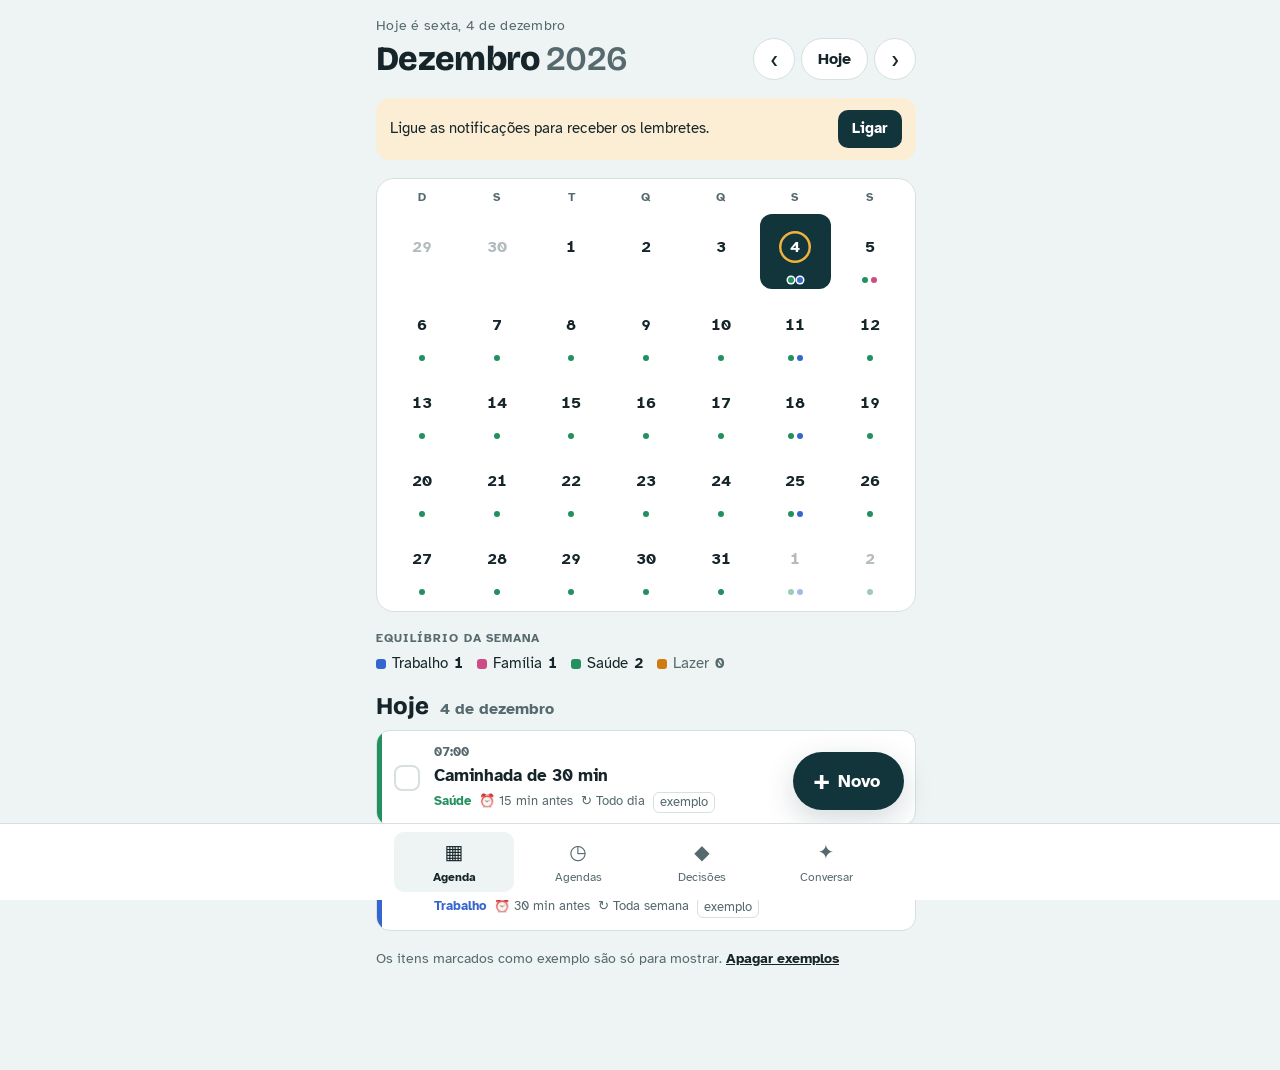
<file: index.html>
<!doctype html>
<html lang="pt-BR">
<head>
<meta charset="utf-8">
<meta name="viewport" content="width=device-width, initial-scale=1, viewport-fit=cover">
<title>Paulo · Assistente</title>
<meta name="theme-color" content="#12343B">
<meta name="apple-mobile-web-app-capable" content="yes">
<meta name="apple-mobile-web-app-status-bar-style" content="black-translucent">
<meta name="apple-mobile-web-app-title" content="Assistente">
<link rel="manifest" href="manifest.webmanifest">
<link rel="icon" href="icones/icone.svg" type="image/svg+xml">
<link rel="apple-touch-icon" href="icones/icone-180.png">
<link rel="preconnect" href="https://fonts.googleapis.com">
<link rel="preconnect" href="https://fonts.gstatic.com" crossorigin>
<link rel="stylesheet" href="https://fonts.googleapis.com/css2?family=Atkinson+Hyperlegible:wght@400;700&family=Bricolage+Grotesque:opsz,wght@12..96,600;12..96,800&display=swap">
<link rel="stylesheet" href="estilo.css">
</head>
<body>
<div id="app">
  <main id="tela"></main>
  <nav id="abas" hidden></nav>
</div>
<div id="aviso" role="status" aria-live="polite" hidden></div>
<script src="nucleo.js"></script>
<script src="modulos/calendario.js"></script>
<script src="modulos/agendas.js"></script>
<script src="modulos/decisoes.js"></script>
<script src="modulos/conversa.js"></script>
<script>App.iniciar();</script>
</body>
</html>
</file>
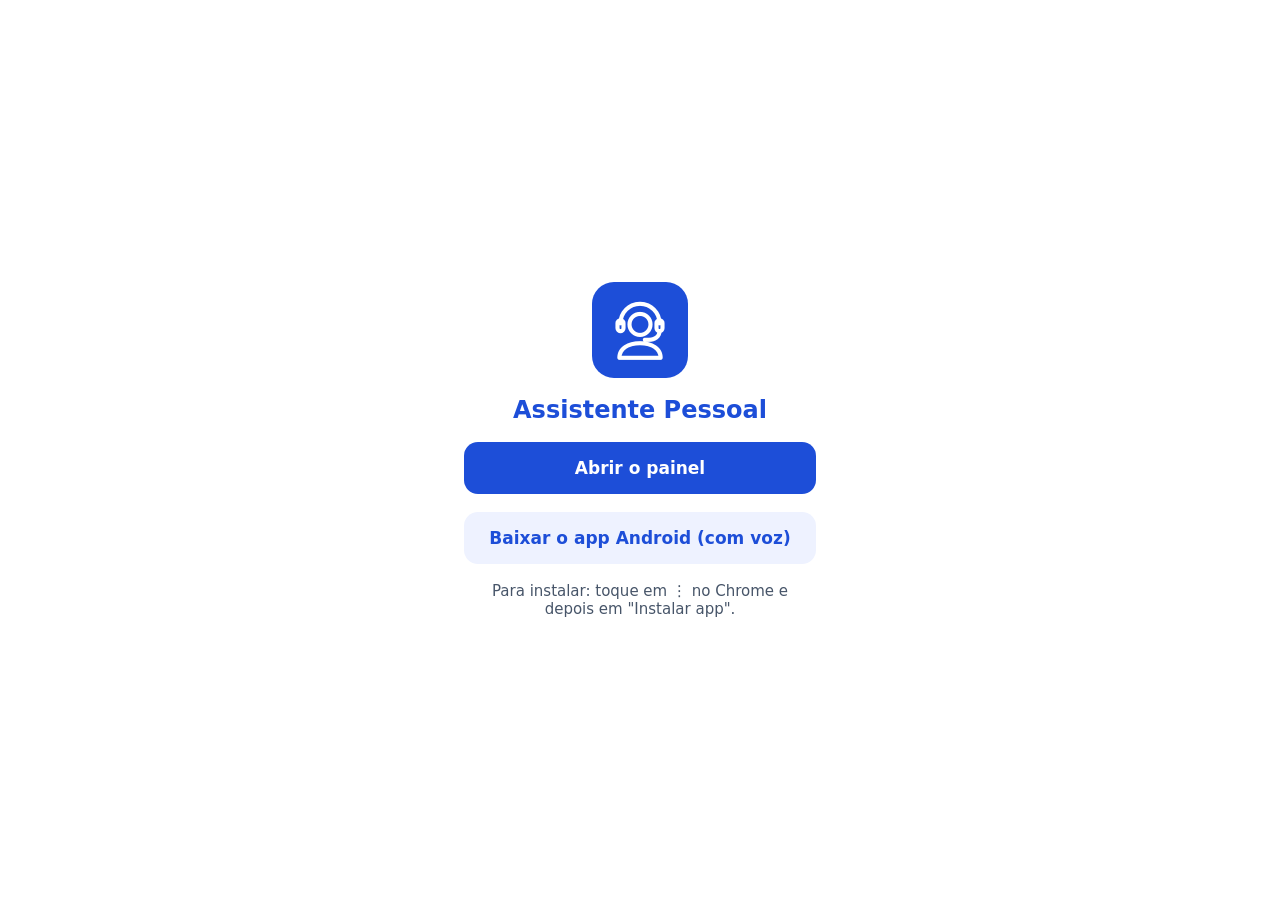
<file: painel/index.html>
<!doctype html>
<html lang="pt-BR">
<head>
<meta charset="utf-8">
<meta name="viewport" content="width=device-width,initial-scale=1,viewport-fit=cover">
<title>Assistente Pessoal</title>
<meta name="theme-color" content="#1D4ED8">
<link rel="manifest" href="manifest.webmanifest">
<link rel="icon" href="icone-192.png">
<link rel="apple-touch-icon" href="icone-180.png">
<style>
  body{margin:0;min-height:100vh;display:flex;flex-direction:column;align-items:center;justify-content:center;gap:18px;font-family:system-ui,-apple-system,"Segoe UI",Roboto,sans-serif;background:#fff;color:#0B1B3A;padding:24px;box-sizing:border-box;text-align:center}
  img{width:96px;height:96px;border-radius:22px}
  h1{margin:0;font-size:24px;color:#1D4ED8}
  a.btn,button{display:block;width:100%;max-width:320px;padding:16px;border-radius:14px;border:0;font-size:17px;font-weight:700;text-decoration:none;cursor:pointer}
  a.btn{background:#1D4ED8;color:#fff}
  button{background:#EEF2FF;color:#1D4ED8}
  p{margin:0;color:#475569;font-size:15px;max-width:320px}
  [hidden]{display:none!important}
</style>
</head>
<body>
  <img src="icone-192.png" alt="">
  <h1>Assistente Pessoal</h1>
  <a class="btn" id="abrir" href="https://claude.ai/artifact/AHBfN98yssXUUfH77jVvzx">Abrir o painel</a>
  <a class="btn" href="AssistentePessoal.apk" download style="background:#EEF2FF;color:#1D4ED8">Baixar o app Android (com voz)</a>
  <button id="instalar" hidden>Instalar como app</button>
  <p id="dica" hidden>Para instalar: toque em ⋮ no Chrome e depois em "Instalar app".</p>
<script>
  const PAINEL = document.getElementById('abrir').href;
  if ('serviceWorker' in navigator) navigator.serviceWorker.register('sw.js').catch(() => {});
  const instalado = matchMedia('(display-mode: standalone)').matches || navigator.standalone;
  // aberto pelo ícone: vai direto para o painel
  if (instalado) location.replace(PAINEL);
  else document.getElementById('dica').hidden = false;
  let pedido = null;
  addEventListener('beforeinstallprompt', e => {
    e.preventDefault(); pedido = e;
    document.getElementById('instalar').hidden = false;
    document.getElementById('dica').hidden = true;
  });
  document.getElementById('instalar').onclick = async () => {
    if (!pedido) return;
    pedido.prompt(); await pedido.userChoice; pedido = null;
    document.getElementById('instalar').hidden = true;
  };
</script>
</body>
</html>
</file>
<file: estilo.css>
:root {
  --fundo: #EEF3F3;
  --superficie: #FFFFFF;
  --tinta: #15252A;
  --suave: #56696E;
  --linha: #D6E0E1;
  --marca: #12343B;
  --marca-texto: #FFFFFF;
  --destaque: #F2B33D;
  --trabalho: #3565CF;
  --familia: #CC4C85;
  --saude: #23915F;
  --lazer: #D07A12;
  --perigo: #B83A2E;
  --sombra: 0 10px 30px rgba(18, 52, 59, .18);
  --display: 'Bricolage Grotesque', 'Segoe UI', system-ui, sans-serif;
  --corpo: 'Atkinson Hyperlegible', system-ui, -apple-system, 'Segoe UI', sans-serif;
  color-scheme: light;
}
@media (prefers-color-scheme: dark) {
  :root:not([data-theme="light"]) {
    --fundo: #0D181B; --superficie: #15252A; --tinta: #E6EFF0; --suave: #93A7AB; --linha: #243A3F;
    --marca: #86D0C6; --marca-texto: #0D181B; --destaque: #F5C15C;
    --trabalho: #7FA3F0; --familia: #EE88B4; --saude: #5CC894; --lazer: #F0A64C; --perigo: #F07C6E;
    --sombra: 0 10px 30px rgba(0, 0, 0, .5);
    color-scheme: dark;
  }
}
:root[data-theme="dark"] {
  --fundo: #0D181B; --superficie: #15252A; --tinta: #E6EFF0; --suave: #93A7AB; --linha: #243A3F;
  --marca: #86D0C6; --marca-texto: #0D181B; --destaque: #F5C15C;
  --trabalho: #7FA3F0; --familia: #EE88B4; --saude: #5CC894; --lazer: #F0A64C; --perigo: #F07C6E;
  --sombra: 0 10px 30px rgba(0, 0, 0, .5);
  color-scheme: dark;
}

* { box-sizing: border-box; }
html, body { margin: 0; }
body {
  background: var(--fundo); color: var(--tinta);
  font: 16px/1.45 var(--corpo);
  -webkit-tap-highlight-color: transparent;
}
button, input, select, textarea { font: inherit; color: inherit; }
button { cursor: pointer; }
:focus-visible { outline: 3px solid var(--destaque); outline-offset: 2px; }

#app { max-width: 560px; margin: 0 auto; padding: calc(env(safe-area-inset-top, 0px) + 16px) 16px calc(env(safe-area-inset-bottom, 0px) + 110px); }
#tela { display: grid; gap: 18px; }

/* topo */
.topo { display: grid; gap: 2px; }
.sobre { margin: 0; color: var(--suave); font-size: 14px; letter-spacing: .02em; }
.mes-linha { display: flex; align-items: center; justify-content: space-between; gap: 12px; flex-wrap: wrap; }
.mes { margin: 0; font: 800 34px/1.05 var(--display); text-transform: capitalize; letter-spacing: -.02em; }
.mes span { color: var(--suave); font-weight: 600; }
.mes-nav { display: flex; gap: 6px; align-items: center; }
.icone-btn { width: 42px; height: 42px; border-radius: 50%; border: 1px solid var(--linha); background: var(--superficie); font-size: 24px; line-height: 1; display: grid; place-items: center; }
.hoje-btn { height: 42px; padding: 0 16px; border-radius: 21px; border: 1px solid var(--linha); background: var(--superficie); font-weight: 700; }

.faixa { display: flex; align-items: center; justify-content: space-between; gap: 12px; padding: 12px 14px; border-radius: 14px; background: color-mix(in srgb, var(--destaque) 22%, var(--superficie)); font-size: 15px; }
.faixa button { flex: none; border: 0; border-radius: 10px; padding: 8px 14px; background: var(--marca); color: var(--marca-texto); font-weight: 700; }

/* grade do mês */
.grade { display: grid; grid-template-columns: repeat(7, 1fr); gap: 4px; background: var(--superficie); border-radius: 18px; padding: 10px; border: 1px solid var(--linha); }
.dsem { text-align: center; font-size: 12px; font-weight: 700; color: var(--suave); padding-bottom: 4px; letter-spacing: .06em; }
.cel { aspect-ratio: 1 / 1.05; max-width: 100%; border: 0; background: transparent; border-radius: 12px; display: grid; grid-template-rows: 1fr auto; justify-items: center; align-items: center; padding: 4px 0 6px; font-variant-numeric: tabular-nums; font-weight: 700; font-size: 16px; }
.cel.fora { color: var(--suave); opacity: .45; }
.cel.hoje > span:first-child { width: 32px; height: 32px; display: grid; place-items: center; border-radius: 50%; box-shadow: inset 0 0 0 2.5px var(--destaque); }
.cel.sel { background: var(--marca); color: var(--marca-texto); opacity: 1; }
.pontos { display: flex; gap: 3px; height: 6px; }
.pontos i { width: 6px; height: 6px; border-radius: 50%; }
.cel.sel .pontos i { box-shadow: 0 0 0 1.5px var(--marca-texto); }

/* equilíbrio */
.equilibrio { display: grid; gap: 6px; }
.rotulo { margin: 0; font-size: 12px; font-weight: 700; text-transform: uppercase; letter-spacing: .08em; color: var(--suave); }
.equilibrio ul { list-style: none; margin: 0; padding: 0; display: flex; flex-wrap: wrap; gap: 6px 14px; font-size: 15px; }
.equilibrio li { display: flex; align-items: center; gap: 6px; }
.equilibrio li i { width: 10px; height: 10px; border-radius: 3px; }
.equilibrio li b { font-variant-numeric: tabular-nums; }
.equilibrio li.zero { color: var(--suave); }

/* dia */
.dia h2 { margin: 0 0 10px; font: 600 16px/1.3 var(--corpo); color: var(--suave); }
.dia h2 span { font: 800 24px/1.1 var(--display); color: var(--tinta); text-transform: capitalize; margin-right: 6px; }
.vazio { margin: 0; padding: 18px; border: 1.5px dashed var(--linha); border-radius: 14px; color: var(--suave); text-align: center; }
.lista { list-style: none; margin: 0; padding: 0; display: grid; gap: 8px; }
.item { display: flex; align-items: stretch; background: var(--superficie); border: 1px solid var(--linha); border-radius: 14px; overflow: hidden; }
.item::before { content: ''; width: 5px; background: var(--cor); flex: none; }
.check { display: grid; place-items: center; padding: 0 6px 0 12px; }
.check input { position: absolute; opacity: 0; width: 1px; height: 1px; }
.check span { width: 26px; height: 26px; border-radius: 8px; border: 2px solid var(--linha); display: grid; place-items: center; transition: background .15s; }
.check input:checked + span { background: var(--cor); border-color: var(--cor); }
.check input:checked + span::after { content: '✓'; color: var(--superficie); font-weight: 700; }
.check input:focus-visible + span { outline: 3px solid var(--destaque); outline-offset: 2px; }
.item-corpo { flex: 1; min-width: 0; text-align: left; border: 0; background: transparent; padding: 12px 14px 12px 8px; display: grid; gap: 2px; }
.hora { font-size: 13px; font-weight: 700; color: var(--suave); font-variant-numeric: tabular-nums; }
.titulo { font-weight: 700; font-size: 17px; overflow-wrap: anywhere; }
.item.feito .titulo { text-decoration: line-through; color: var(--suave); }
.tags { display: flex; flex-wrap: wrap; gap: 4px 8px; margin-top: 2px; }
.tag { font-size: 13px; color: var(--suave); }
.tag.area { color: var(--cor); font-weight: 700; }
.tag.ex { border: 1px solid var(--linha); border-radius: 6px; padding: 0 6px; }
.rodape-ex { margin: 0; font-size: 14px; color: var(--suave); }
.link { border: 0; background: none; padding: 0; color: var(--tinta); text-decoration: underline; font-weight: 700; }

.fab { position: fixed; right: max(16px, calc(50% - 264px)); bottom: calc(env(safe-area-inset-bottom, 0px) + 22px); height: 58px; padding: 0 24px 0 20px; border: 0; border-radius: 29px; background: var(--marca); color: var(--marca-texto); font: 700 18px var(--corpo); box-shadow: var(--sombra); display: flex; align-items: center; gap: 8px; }
.fab span { font-size: 28px; line-height: 1; margin-top: -2px; }
.com-abas .fab { bottom: calc(env(safe-area-inset-bottom, 0px) + 90px); }

/* ficha */
.ficha { border: 0; padding: 0; width: min(560px, 100%); max-width: 100%; max-height: 92vh; margin: auto auto 0; border-radius: 22px 22px 0 0; background: var(--superficie); color: var(--tinta); box-shadow: var(--sombra); }
.ficha::backdrop { background: rgba(8, 20, 23, .5); }
.ficha form { display: grid; gap: 14px; padding: 18px 16px calc(env(safe-area-inset-bottom, 0px) + 18px); }
.ficha-topo { display: flex; justify-content: space-between; align-items: center; }
.ficha h2 { margin: 0; font: 800 24px var(--display); }
.campo { display: grid; gap: 6px; border: 0; padding: 0; margin: 0; min-width: 0; }
.campo > span, .campo legend { font-size: 14px; font-weight: 700; color: var(--suave); padding: 0; }
.campo input, .campo select, .campo textarea { width: 100%; min-width: 0; min-height: 48px; padding: 10px 12px; border-radius: 12px; border: 1.5px solid var(--linha); background: var(--fundo); font-size: 17px; }
.campo textarea { resize: vertical; }
.duas { display: grid; grid-template-columns: 1fr 1fr; gap: 10px; }
.chips { display: flex; flex-wrap: wrap; gap: 8px; }
.chip input { position: absolute; opacity: 0; }
.chip span { display: inline-block; padding: 9px 14px; border-radius: 20px; border: 1.5px solid var(--linha); font-weight: 700; }
.chip input:checked + span { background: var(--cor); border-color: var(--cor); color: var(--superficie); }
.chip input:focus-visible + span { outline: 3px solid var(--destaque); outline-offset: 2px; }
.dica { margin: -6px 0 0; font-size: 13px; color: var(--suave); }
.acoes { display: grid; gap: 8px; }
.acoes button { min-height: 50px; border-radius: 14px; font-weight: 700; font-size: 17px; }
.principal { border: 0; background: var(--marca); color: var(--marca-texto); }
.secundario { border: 1.5px solid var(--linha); background: transparent; }
.perigo { border: 0; background: transparent; color: var(--perigo); }

/* abas (aparecem quando houver 2+ módulos) */
#abas:not([hidden]) { position: fixed; left: 0; right: 0; bottom: 0; display: flex; justify-content: center; gap: 4px; padding: 8px 16px calc(env(safe-area-inset-bottom, 0px) + 8px); background: var(--superficie); border-top: 1px solid var(--linha); }
.aba { flex: 1; max-width: 120px; border: 0; background: none; display: grid; justify-items: center; gap: 2px; font-size: 12px; color: var(--suave); padding: 6px; border-radius: 10px; }
.aba.ativa { color: var(--tinta); font-weight: 700; background: var(--fundo); }
.aba-icone { font-size: 20px; }

#aviso { position: fixed; left: 16px; right: 16px; top: calc(env(safe-area-inset-top, 0px) + 12px); margin: 0 auto; max-width: 520px; padding: 12px 16px; border-radius: 14px; background: var(--tinta); color: var(--fundo); font-weight: 700; box-shadow: var(--sombra); z-index: 10; }

@media (max-width: 360px) { .duas { grid-template-columns: 1fr; } .mes { font-size: 28px; } }
@media (prefers-reduced-motion: reduce) { * { transition: none !important; } }

/* decisões */
.filtros { gap: 6px; }
.filtro { border: 1.5px solid var(--linha); background: var(--superficie); border-radius: 20px; padding: 8px 14px; font-weight: 700; font-size: 15px; }
.filtro.ativo { background: var(--marca); color: var(--marca-texto); border-color: var(--marca); }
.decisao { background: var(--superficie); border: 1px solid var(--linha); border-top: 5px solid var(--cor); border-radius: 16px; padding: 14px; display: grid; gap: 10px; }
.dec-topo { display: flex; flex-wrap: wrap; gap: 4px 10px; }
.tag.prazo { color: var(--perigo); font-weight: 700; }
.decisao h2 { margin: 0; font: 800 21px/1.2 var(--display); text-wrap: balance; }
.dec-ctx { margin: 0; color: var(--suave); }
.opcoes { display: grid; gap: 8px; }
.opcao { text-align: left; border: 1.5px solid var(--linha); background: var(--fundo); border-radius: 14px; padding: 12px 14px; display: grid; gap: 2px; min-height: 52px; }
.opcao:active { transform: scale(.99); }
.opcao.rec { border-color: var(--cor); }
.op-texto { font-weight: 700; font-size: 17px; }
.op-texto em { font-style: normal; font-size: 12px; text-transform: uppercase; letter-spacing: .06em; color: var(--cor); margin-left: 4px; }
.op-efeito { font-size: 14px; color: var(--suave); }
.apagar { justify-self: start; font-size: 14px; color: var(--suave); }
.decididas { display: grid; gap: 8px; }
.dec-feita { display: flex; justify-content: space-between; align-items: center; gap: 12px; padding: 10px 14px; border-radius: 12px; background: var(--superficie); border: 1px solid var(--linha); }
.dec-feita div { display: grid; min-width: 0; }
.dec-feita span { color: var(--suave); font-size: 15px; }

/* conversa */
.conversa-btn { display: grid; gap: 4px; padding: 20px; border-radius: 18px; background: var(--marca); color: var(--marca-texto); text-decoration: none; box-shadow: var(--sombra); }
.conversa-titulo { font: 800 22px/1.2 var(--display); }
.conversa-sub { opacity: .85; }

/* agendas do Google */
.gcal { border-radius: 16px; overflow: hidden; border: 1px solid var(--linha); background: #fff; height: calc(100vh - 290px); min-height: 420px; }
.gcal iframe { width: 100%; height: 100%; border: 0; display: block; }
.dica a { color: var(--tinta); font-weight: 700; }
</file>
